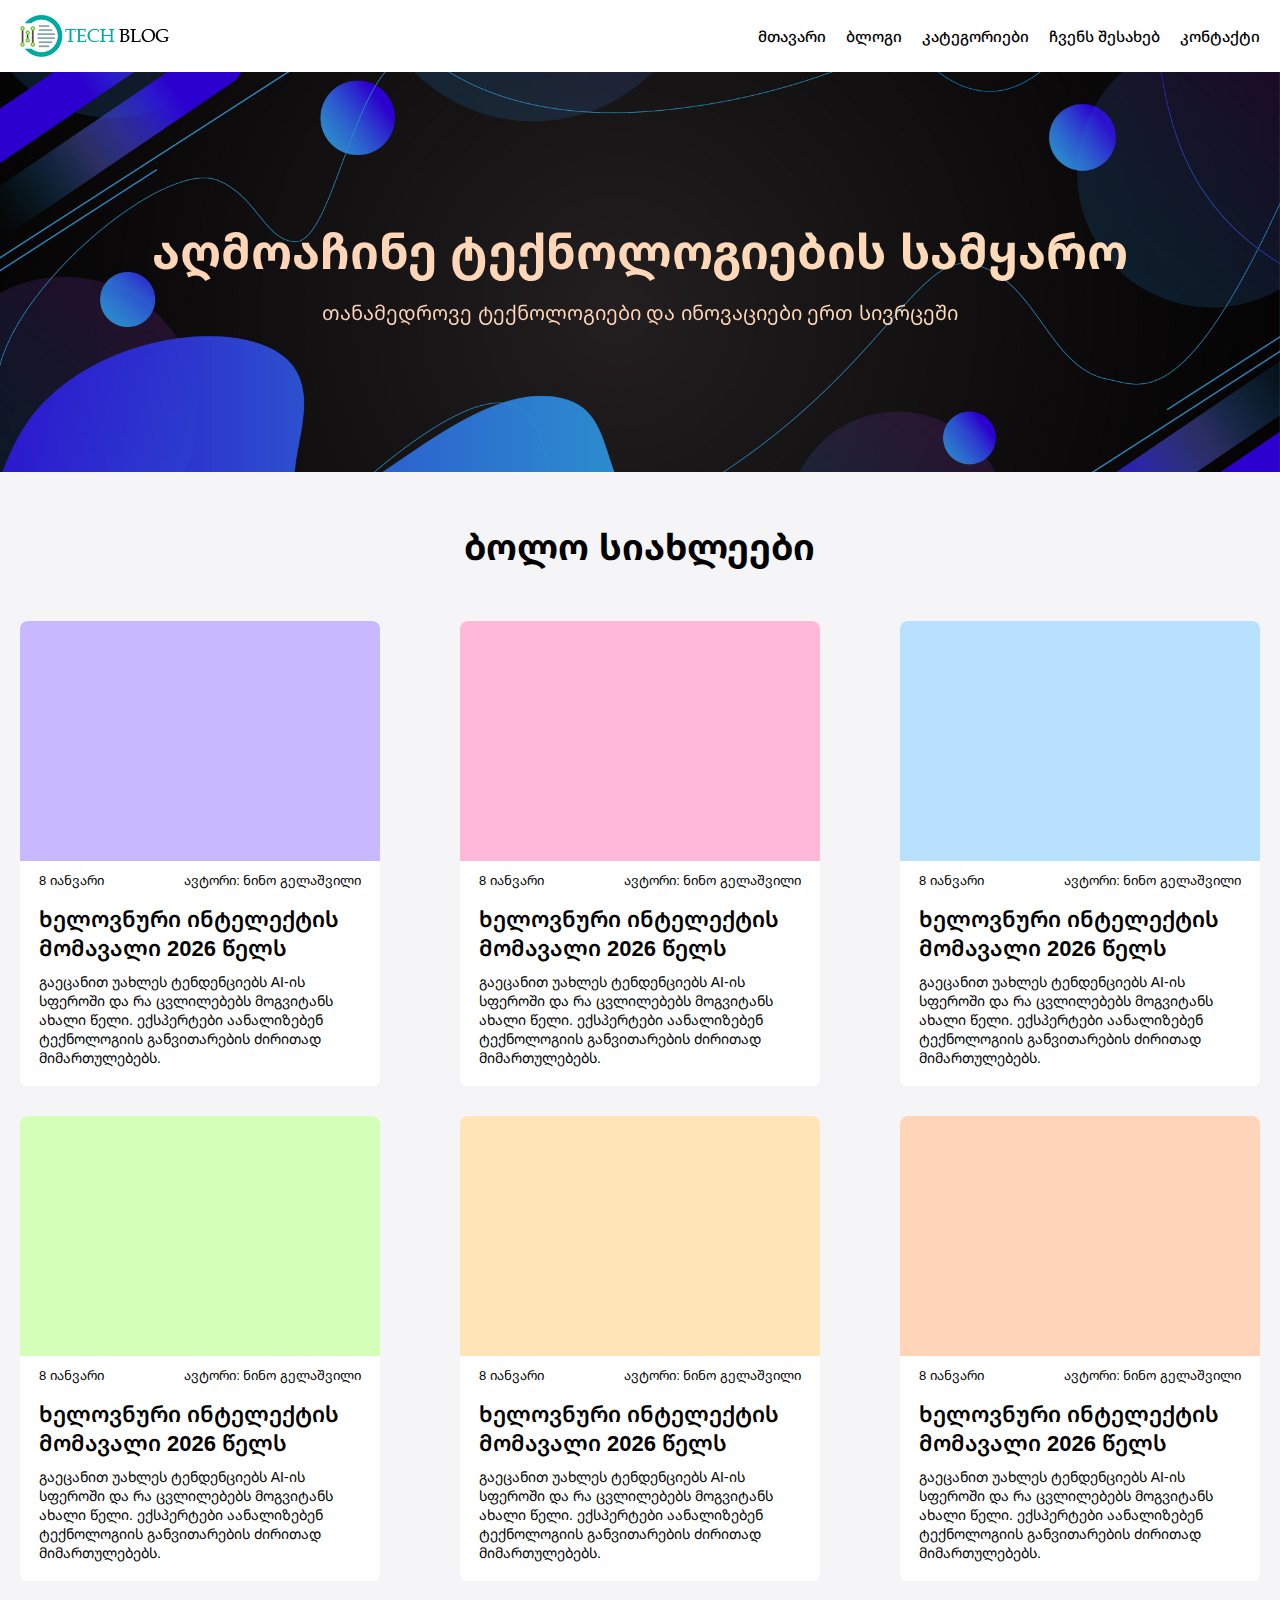
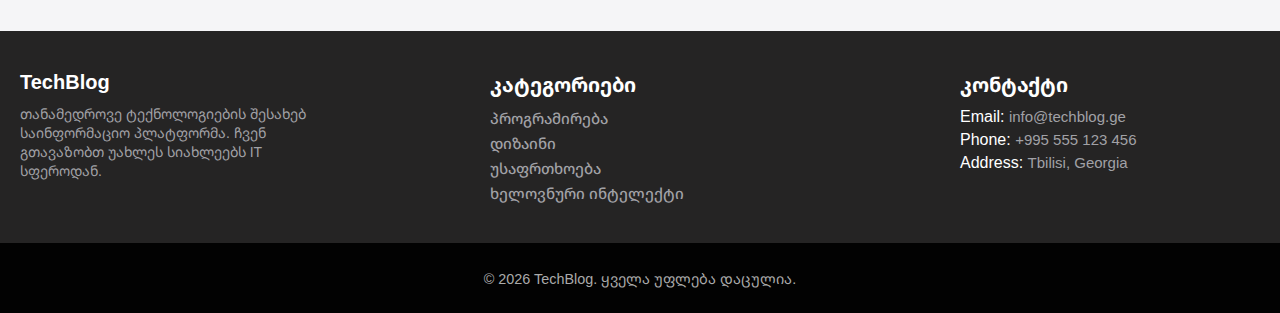
<file: homework-3/index.html>
<!DOCTYPE html>
<html lang="ka">

<head>
    <meta charset="UTF-8">
    <meta name="viewport" content="width=device-width, initial-scale=1.0">
    <meta name="author" content="Pavle Pritula">
    <link rel="apple-touch-icon" sizes="180x180" href="assets/img/favicons/apple-touch-icon.png">
    <link rel="icon" type="image/png" sizes="32x32" href="assets/img/favicons/favicon-32x32.png">
    <link rel="icon" type="image/png" sizes="16x16" href="assets/img/favicons/favicon-16x16.png">
    <link rel="manifest" href="assets/img/favicons/site.webmanifest">
    <link rel="stylesheet" href="assets/css/style.css">
    <title>TechBlog - The news from TechBlog</title>
</head>

<body>
    <header>
        <div class="header-inner">
            <div class="logo">
                <a href="#"><img src="assets/img/logo.png" alt="TechBlog Logo"></a>
            </div>
            <nav class="main-nav" aria-label="Main header navigation">
                <ul>
                    <li><a href="#">მთავარი</a></li>
                    <li><a href="#">ბლოგი</a></li>
                    <li><a href="#">კატეგორიები</a></li>
                    <li><a href="#">ჩვენს შესახებ</a></li>
                    <li><a href="#">კონტაქტი</a></li>
                </ul>
            </nav>
        </div>
    </header>
    <main>
        <section class="hero">
            <h1>აღმოაჩინე ტექნოლოგიების სამყარო</h1>
            <h2>თანამედროვე ტექნოლოგიები და ინოვაციები ერთ სივრცეში</h2>
        </section>
        <section class="content">
            <h3>ბოლო სიახლეები</h3>
            <div class="articles">
                <article>
                    <div class="article-image violett"></div>
                    <div class="article_content">
                        <div class="article-meta">
                            <time datetime="2026-01-08">8 იანვარი</time>
                            <span class="author">ავტორი: ნინო გელაშვილი</span>
                        </div>
                        <h4>ხელოვნური ინტელექტის მომავალი 2026 წელს</h4>
                        <p>გაეცანით უახლეს ტენდენციებს AI-ის სფეროში და რა ცვლილებებს მოგვიტანს ახალი წელი. ექსპერტები
                            აანალიზებენ ტექნოლოგიის განვითარების ძირითად მიმართულებებს.</p>
                    </div>
                </article>
                <article>
                    <div class="article-image pink"></div>
                    <div class="article_content">
                        <div class="article-meta">
                            <time datetime="2026-01-08">8 იანვარი</time>
                            <span class="author">ავტორი: ნინო გელაშვილი</span>
                        </div>
                        <h4>ხელოვნური ინტელექტის მომავალი 2026 წელს</h4>
                        <p>გაეცანით უახლეს ტენდენციებს AI-ის სფეროში და რა ცვლილებებს მოგვიტანს ახალი წელი. ექსპერტები
                            აანალიზებენ ტექნოლოგიის განვითარების ძირითად მიმართულებებს.</p>
                    </div>
                </article>
                <article>
                    <div class="article-image blue"></div>
                    <div class="article_content">
                        <div class="article-meta">
                            <time datetime="2026-01-08">8 იანვარი</time>
                            <span class="author">ავტორი: ნინო გელაშვილი</span>
                        </div>
                        <h4>ხელოვნური ინტელექტის მომავალი 2026 წელს</h4>
                        <p>გაეცანით უახლეს ტენდენციებს AI-ის სფეროში და რა ცვლილებებს მოგვიტანს ახალი წელი. ექსპერტები
                            აანალიზებენ ტექნოლოგიის განვითარების ძირითად მიმართულებებს.</p>
                    </div>
                </article>
                <article>
                    <div class="article-image lightlime"></div>
                    <div class="article_content">
                        <div class="article-meta">
                            <time datetime="2026-01-08">8 იანვარი</time>
                            <span class="author">ავტორი: ნინო გელაშვილი</span>
                        </div>
                        <h4>ხელოვნური ინტელექტის მომავალი 2026 წელს</h4>
                        <p>გაეცანით უახლეს ტენდენციებს AI-ის სფეროში და რა ცვლილებებს მოგვიტანს ახალი წელი. ექსპერტები
                            აანალიზებენ ტექნოლოგიის განვითარების ძირითად მიმართულებებს.</p>
                    </div>
                </article>
                <article>
                    <div class="article-image lightellow"></div>
                    <div class="article_content">
                        <div class="article-meta">
                            <time datetime="2026-01-08">8 იანვარი</time>
                            <span class="author">ავტორი: ნინო გელაშვილი</span>
                        </div>
                        <h4>ხელოვნური ინტელექტის მომავალი 2026 წელს</h4>
                        <p>გაეცანით უახლეს ტენდენციებს AI-ის სფეროში და რა ცვლილებებს მოგვიტანს ახალი წელი. ექსპერტები
                            აანალიზებენ ტექნოლოგიის განვითარების ძირითად მიმართულებებს.</p>
                    </div>
                </article>
                <article>
                    <div class="article-image lightorange"></div>
                    <div class="article_content">
                        <div class="article-meta">
                            <time datetime="2026-01-08">8 იანვარი</time>
                            <span class="author">ავტორი: ნინო გელაშვილი</span>
                        </div>
                        <h4>ხელოვნური ინტელექტის მომავალი 2026 წელს</h4>
                        <p>გაეცანით უახლეს ტენდენციებს AI-ის სფეროში და რა ცვლილებებს მოგვიტანს ახალი წელი. ექსპერტები
                            აანალიზებენ ტექნოლოგიის განვითარების ძირითად მიმართულებებს.</p>
                    </div>
                </article>
            </div>
        </section>
    </main>
    <footer>
        <div class="footer-top">
            <div class="container">
                <div class="footer-col">
                    <h4>TechBlog</h4>
                    <p>თანამედროვე ტექნოლოგიების შესახებ საინფორმაციო პლატფორმა. ჩვენ გთავაზობთ უახლეს სიახლეებს IT
                        სფეროდან.</p>
                </div>
                <div class="footer-col">
                    <h4>კატეგორიები</h4>
                    <nav class="footer-nav" aria-label="Footer navigation categories">
                        <ul>
                            <li><a href="#">პროგრამირება</a></li>
                            <li><a href="#">დიზაინი</a></li>
                            <li><a href="#">უსაფრთხოება</a></li>
                            <li><a href="#">ხელოვნური ინტელექტი</a></li>
                        </ul>
                    </nav>
                </div>
                <div class="footer-col">
                    <h4>კონტაქტი</h4>
                    <nav class="footer-nav" aria-label="Footer navigation contact information">
                        <ul>
                            <li>Email: <a href="mailto:info@techblog.ge">info@techblog.ge</a></li>
                            <li>Phone: <a href="tel:555123456">+995 555 123 456</a></li>
                            <li>Address: <a href="https://maps.app.goo.gl/znvwquxEhuEvCK127" target="_blank">Tbilisi,
                                    Georgia</a></li>
                        </ul>
                    </nav>
                </div>
            </div>
        </div>
        <div class="footer-bottom">
            <div class="container copyright">
                <p>&copy; 2026 TechBlog. ყველა უფლება დაცულია.</p>
            </div>
        </div>
    </footer>
</body>

</html>
</file>
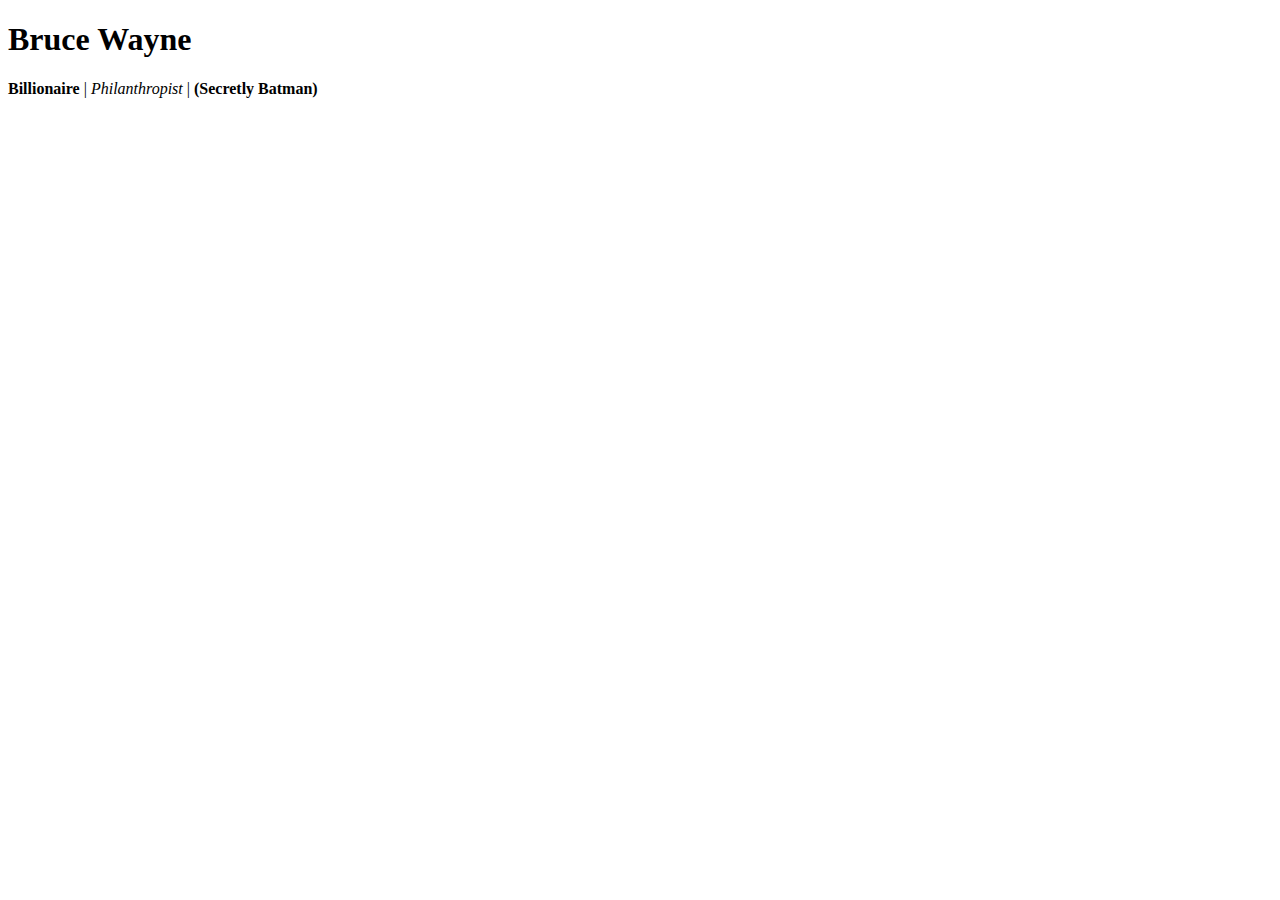
<file: homework-1/Bruce Wayne CV.html>
<!DOCTYPE html>
<html lang="en">

<head>
    <meta charset="UTF-8">
    <meta name="viewport" content="width=device-width, initial-scale=1.0">
    <title>CV - The Dark Knight</title>
</head>

<body>
    <div>
        <h1>Bruce Wayne</h1>
        <p>
            <b>Billionaire</b> | <i>Philanthropist</i> | <strong>(Secretly Batman)</strong>
        </p>
    </div>
</body>

</html>
</file>
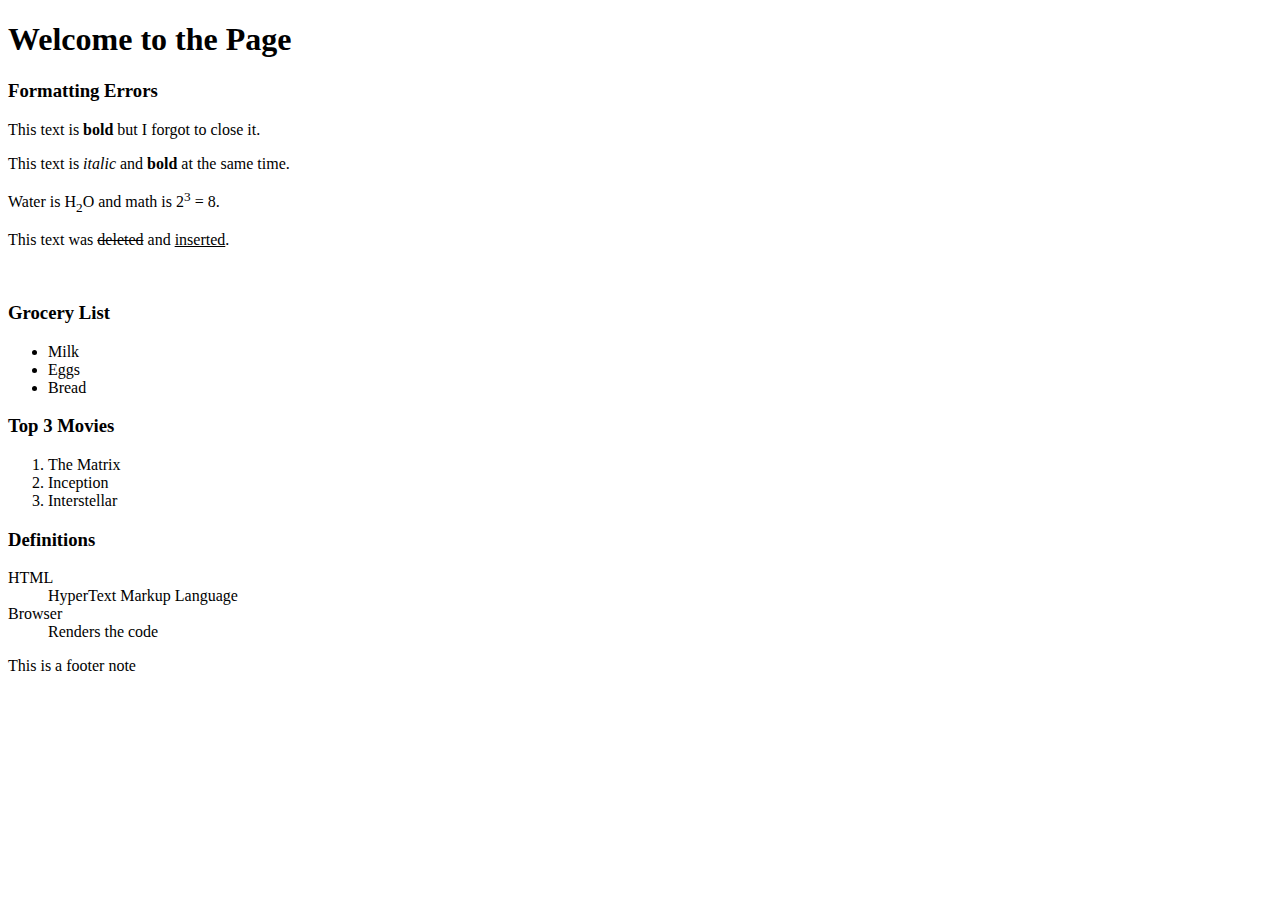
<file: homework-1/Debugging.html>
<!DOCTYPE html>
<html lang="en">

<head>
    <meta charset="UTF-8">
    <meta name="viewport" content="width=device-width, initial-scale=1.0">
    <title>No Attributes Challenge</title>
</head>

<body>
    <h1>Welcome to the Page</h1>
    <div>
        <h3>Formatting Errors</h3>
        <p>This text is <b>bold</b> but I forgot to close it.</p>
        <p>This text is <i>italic</i> and <strong>bold</strong> at the same time.</p>
        <p>Water is H<sub>2</sub>O and math is 2<sup>3</sup> = 8.</p>
        <p>This text was <del>deleted</del> and <ins>inserted</ins>.</p>
        <br>
    </div>
    <h3>Grocery List</h3>
    <ul>
        <li>Milk</li>
        <li>Eggs</li>
        <li>Bread</li>
    </ul>
    <h3>Top 3 Movies</h3>
    <ol>
        <li>The Matrix</li>
        <li>Inception</li>
        <li>Interstellar</li>
    </ol>
    <h3>Definitions</h3>
    <dl>
        <dt>HTML</dt>
        <dd>HyperText Markup Language</dd>
        <dt>Browser</dt>
        <dd>Renders the code</dd>
    </dl>
    <div>
        <span>This is a footer note</span>
    </div>
</body>

</html>
</file>
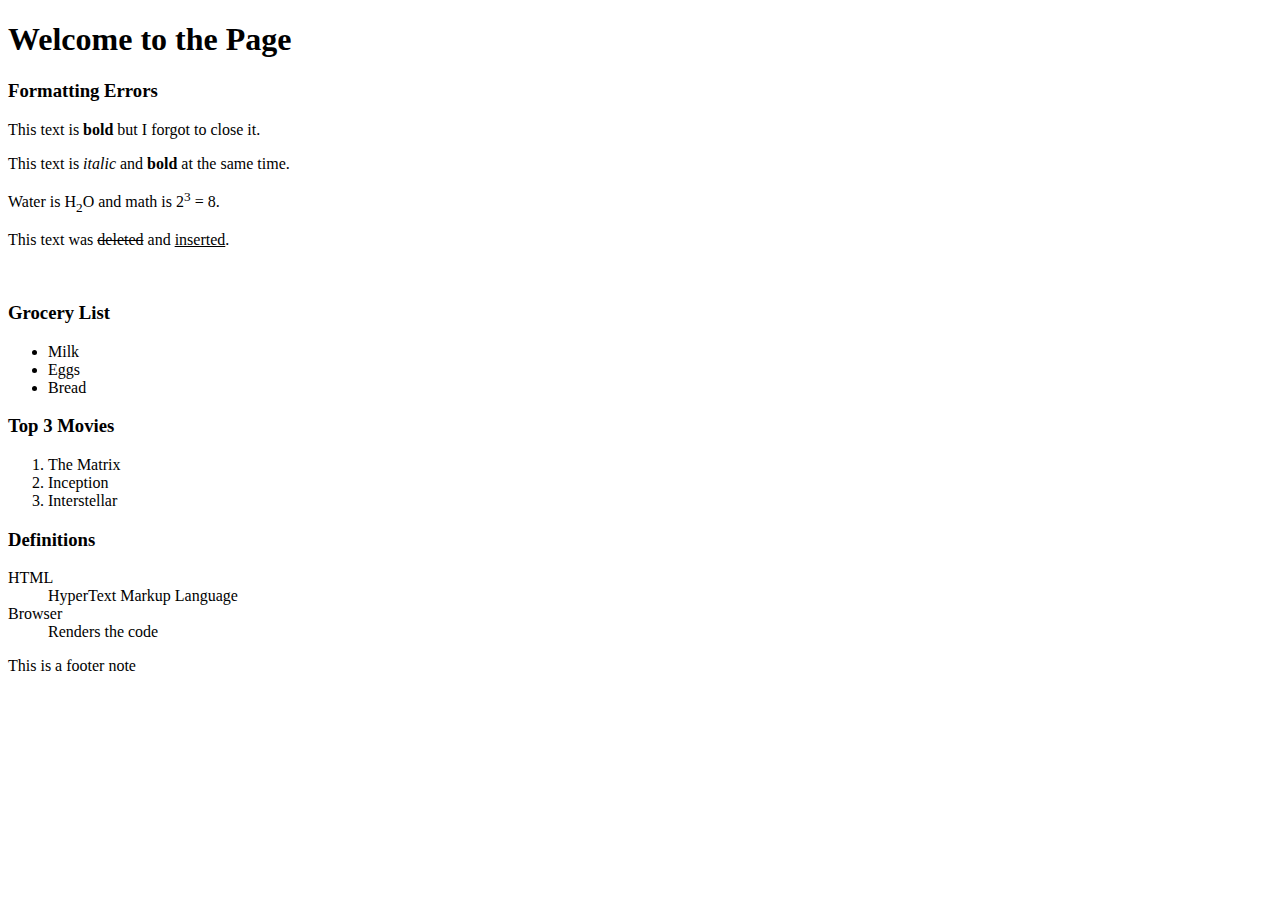
<file: homework-1/Debugging_ver_2.html>
<!DOCTYPE html>
<html lang="en">

<head>
    <title>No Attributes Challenge</title>
</head>

<body>
    <h1>Welcome to the Page</h1>
    <div>
        <h3>Formatting Errors</h3>
        <p>This text is <b>bold</b> but I forgot to close it.</p>
        <p>This text is <i>italic</i> and <strong>bold</strong> at the same time.</p>
        <p>Water is H<sub>2</sub>O and math is 2<sup>3</sup> = 8.</p>
        <p>This text was <del>deleted</del> and <ins>inserted</ins>.</p>
        <br>
    </div>
    <h3>Grocery List</h3>
    <ul>
        <li>Milk</li>
        <li>Eggs</li>
        <li>Bread</li>
    </ul>
    <h3>Top 3 Movies</h3>
    <ol>
        <li>The Matrix</li>
        <li>Inception</li>
        <li>Interstellar</li>
    </ol>
    <h3>Definitions</h3>
    <dl>
        <dt>HTML</dt>
        <dd>HyperText Markup Language</dd>
        <dt>Browser</dt>
        <dd>Renders the code</dd>
    </dl>
    <div>
        <span>This is a footer note</span>
    </div>
</body>

</html>
</file>
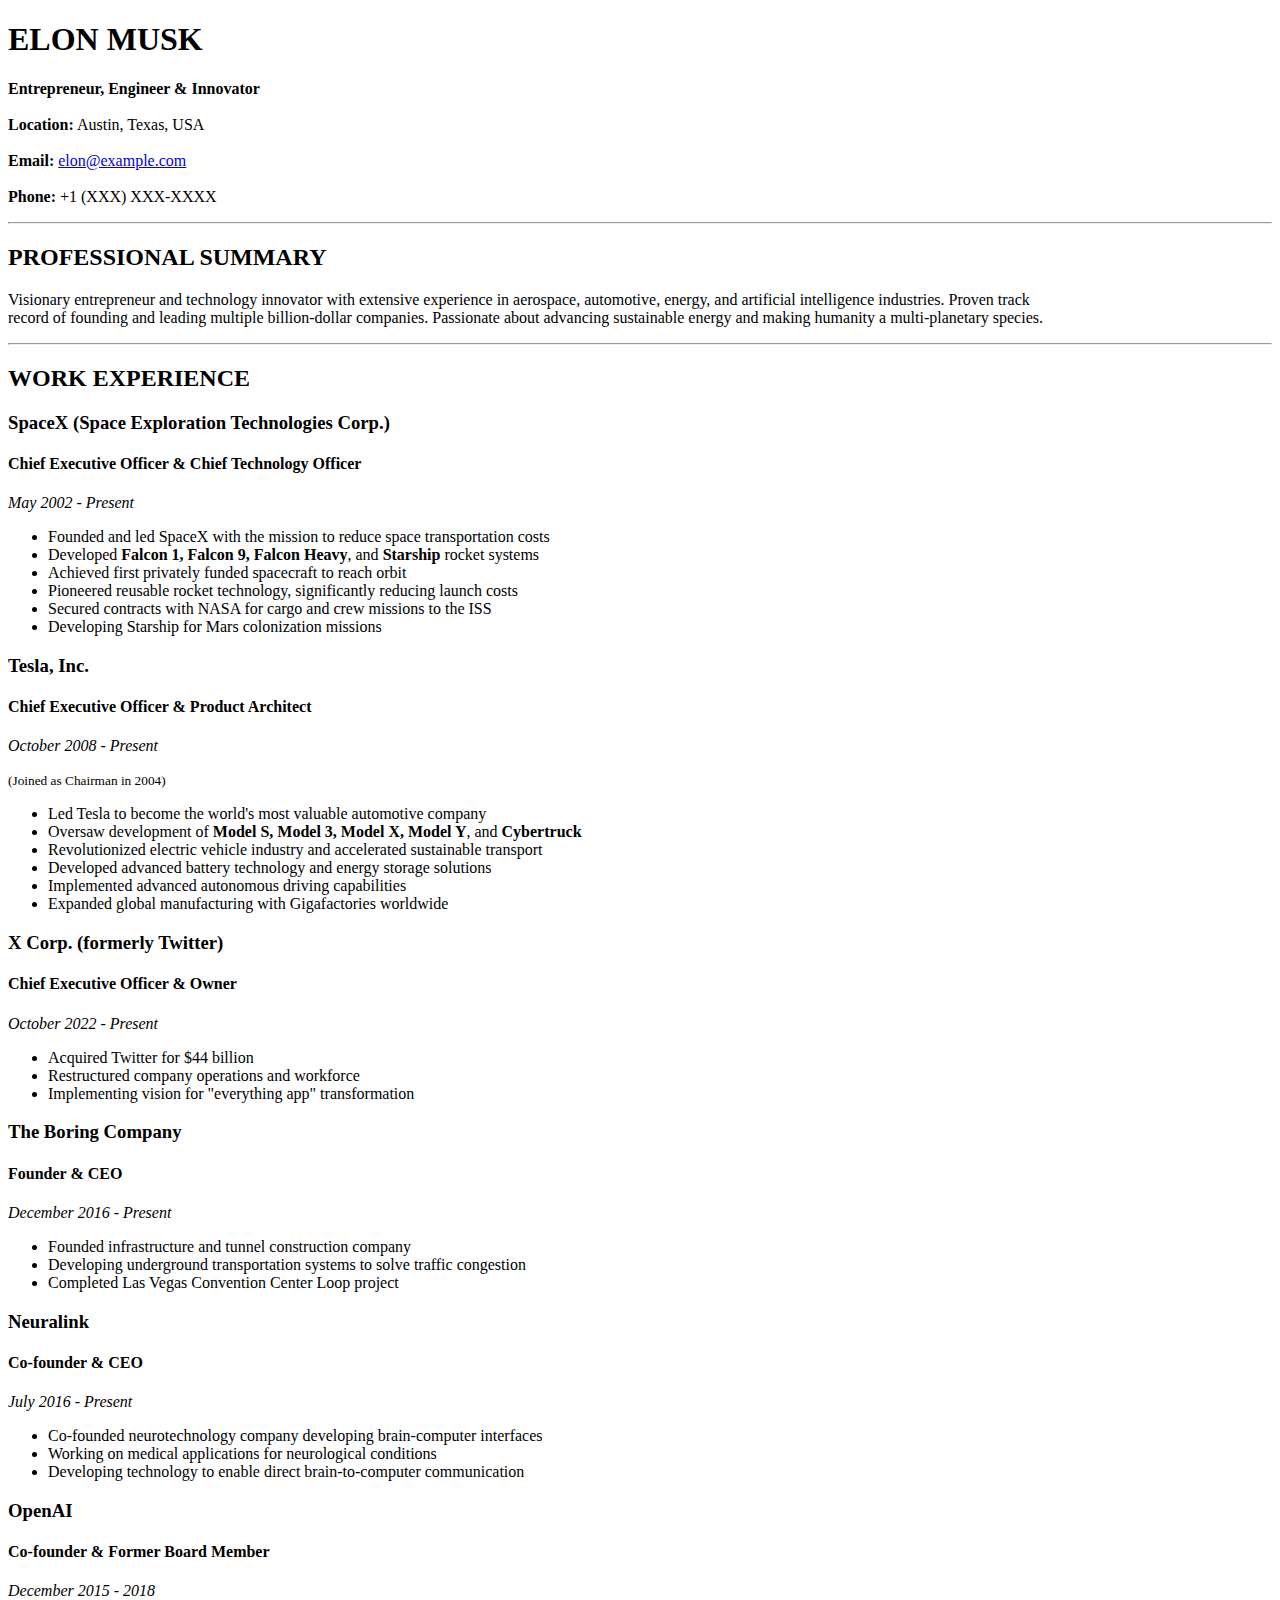
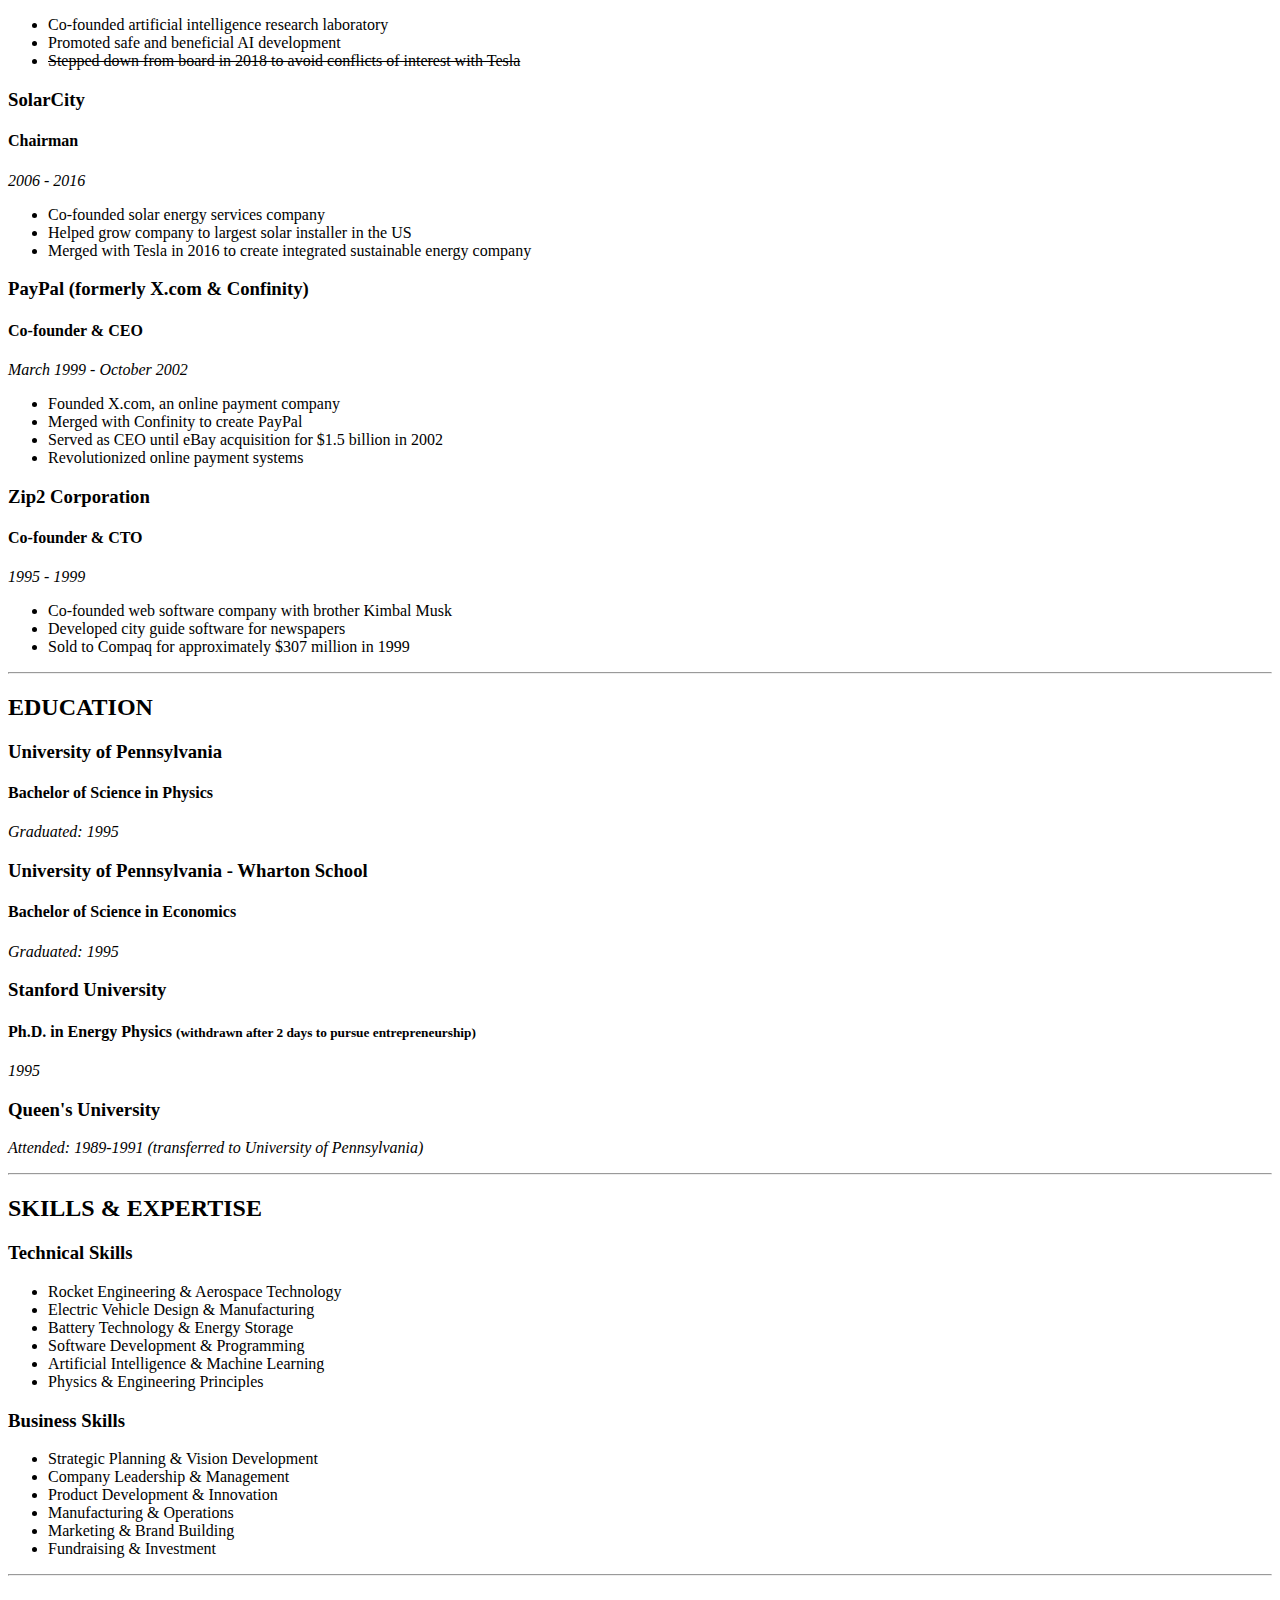
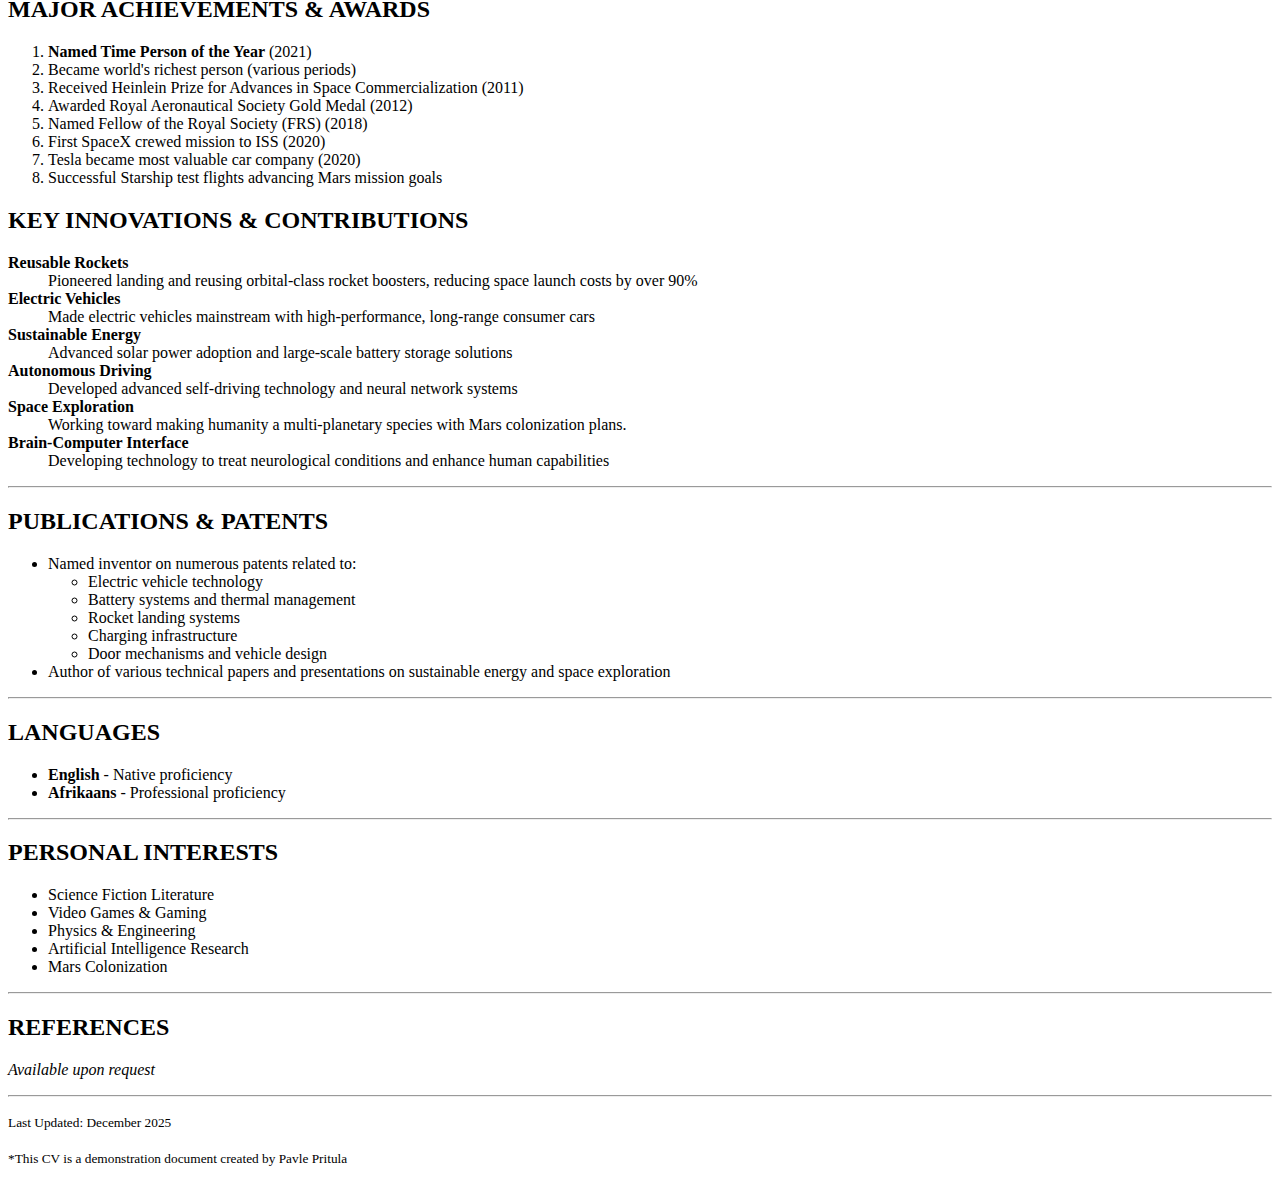
<file: homework-1/Elon Musk.html>
<!DOCTYPE html>
<html lang="en">

<head>
    <meta charset="UTF-8">
    <meta name="viewport" content="width=device-width, initial-scale=1.0">
    <title>Elon Musk CV</title>
</head>

<body>
    <h1>ELON MUSK</h1>
    <p>
        <b>Entrepreneur, Engineer & Innovator</b><br /><br />
        <b>Location:</b> Austin, Texas, USA<br /><br />
        <b>Email:</b> <a href="mailto:elon@example.com">elon@example.com</a><br /><br />
        <b>Phone:</b> +1 (XXX) XXX-XXXX
    </p>
    <hr>
    <h2><b>PROFESSIONAL SUMMARY</b></h2>
    <p>Visionary entrepreneur and technology innovator with extensive experience in aerospace, automotive,
        energy, and artificial intelligence industries. Proven track <br /> record of founding and leading multiple
        billion-dollar companies. Passionate about advancing sustainable energy and making humanity a
        multi-planetary species.
    </p>
    <hr>
    <h2><b>WORK EXPERIENCE</b></h2>
    <h3>SpaceX (Space Exploration Technologies Corp.)</h3>
    <h4>Chief Executive Officer & Chief Technology Officer</h4>
    <p><i>May 2002 - Present</i></p>
    <ul>
        <li>Founded and led SpaceX with the mission to reduce space transportation costs</li>
        <li>Developed <b>Falcon 1, Falcon 9, Falcon Heavy</b>, and <b>Starship</b> rocket systems</li>
        <li>Achieved first privately funded spacecraft to reach orbit</li>
        <li>Pioneered reusable rocket technology, significantly reducing launch costs</li>
        <li>Secured contracts with NASA for cargo and crew missions to the ISS</li>
        <li>Developing Starship for Mars colonization missions</li>
    </ul>
    <h3>Tesla, Inc.</h3>
    <h4>Chief Executive Officer & Product Architect</h4>
    <p><i>October 2008 - Present</i></p>
    <small>(Joined as Chairman in 2004)</small>
    <ul>
        <li>Led Tesla to become the world's most valuable automotive company</li>
        <li>Oversaw development of <b>Model S, Model 3, Model X, Model Y</b>, and <b>Cybertruck</b></li>
        <li>Revolutionized electric vehicle industry and accelerated sustainable transport</li>
        <li>Developed advanced battery technology and energy storage solutions</li>
        <li>Implemented advanced autonomous driving capabilities</li>
        <li>Expanded global manufacturing with Gigafactories worldwide</li>
    </ul>
    <h3>X Corp. (formerly Twitter)</h3>
    <h4>Chief Executive Officer & Owner</h4>
    <p><i>October 2022 - Present</i></p>
    <ul>
        <li>Acquired Twitter for $44 billion</li>
        <li>Restructured company operations and workforce</li>
        <li>Implementing vision for "everything app" transformation</li>
    </ul>
    <h3>The Boring Company</h3>
    <h4>Founder & CEO</h4>
    <p><i>December 2016 - Present</i></p>
    <ul>
        <li>Founded infrastructure and tunnel construction company</li>
        <li>Developing underground transportation systems to solve traffic congestion</li>
        <li>Completed Las Vegas Convention Center Loop project</li>
    </ul>
    <h3>Neuralink</h3>
    <h4>Co-founder & CEO</h4>
    <p><i>July 2016 - Present</i></p>
    <ul>
        <li>Co-founded neurotechnology company developing brain-computer interfaces</li>
        <li>Working on medical applications for neurological conditions</li>
        <li>Developing technology to enable direct brain-to-computer communication</li>
    </ul>
    <h3>OpenAI</h3>
    <h4>Co-founder & Former Board Member</h4>
    <p><i>December 2015 - 2018</i></p>
    <ul>
        <li>Co-founded artificial intelligence research laboratory</li>
        <li>Promoted safe and beneficial AI development</li>
        <li><del>Stepped down from board in 2018 to avoid conflicts of interest with Tesla</del></li>
    </ul>
    <h3>SolarCity</h3>
    <h4>Chairman</h4>
    <p><i>2006 - 2016</i></p>
    <ul>
        <li>Co-founded solar energy services company</li>
        <li>Helped grow company to largest solar installer in the US</li>
        <li>Merged with Tesla in 2016 to create integrated sustainable energy company</li>
    </ul>
    <h3>PayPal (formerly X.com & Confinity)</h3>
    <h4>Co-founder & CEO</h4>
    <p><i>March 1999 - October 2002</i></p>
    <ul>
        <li>Founded X.com, an online payment company</li>
        <li>Merged with Confinity to create PayPal</li>
        <li>Served as CEO until eBay acquisition for $1.5 billion in 2002</li>
        <li>Revolutionized online payment systems</li>
    </ul>
    <h3>Zip2 Corporation</h3>
    <h4>Co-founder & CTO</h4>
    <p><i>1995 - 1999</i></p>
    <ul>
        <li>Co-founded web software company with brother Kimbal Musk</li>
        <li>Developed city guide software for newspapers</li>
        <li>Sold to Compaq for approximately $307 million in 1999</li>
    </ul>
    <hr>
    <h2>EDUCATION</h2>
    <h3>University of Pennsylvania</h3>
    <h4>Bachelor of Science in Physics</h4>
    <p><i>Graduated: 1995</i></p>
    <h3>University of Pennsylvania - Wharton School</h3>
    <h4>Bachelor of Science in Economics</h4>
    <p><i>Graduated: 1995</i></p>
    <h3>Stanford University</h3>
    <h4>Ph.D. in Energy Physics <small>(withdrawn after 2 days to pursue entrepreneurship)</small></h4>
    <p><i>1995</i></p>
    <h3>Queen's University</h3>
    <p><i>Attended: 1989-1991 (transferred to University of Pennsylvania)</i></p>
    <hr>
    <h2>SKILLS & EXPERTISE</h2>
    <h3>Technical Skills</h3>
    <ul>
        <li>Rocket Engineering & Aerospace Technology</li>
        <li>Electric Vehicle Design & Manufacturing</li>
        <li>Battery Technology & Energy Storage</li>
        <li>Software Development & Programming</li>
        <li>Artificial Intelligence & Machine Learning</li>
        <li>Physics & Engineering Principles</li>
    </ul>
    <h3>Business Skills</h3>
    <ul>
        <li>Strategic Planning & Vision Development</li>
        <li>Company Leadership & Management</li>
        <li>Product Development & Innovation</li>
        <li>Manufacturing & Operations</li>
        <li>Marketing & Brand Building</li>
        <li>Fundraising & Investment</li>
    </ul>
    <hr>
    <h2>MAJOR ACHIEVEMENTS & AWARDS</h2>
    <ol>
        <li><b>Named Time Person of the Year</b> (2021)</li>
        <li>Became world's richest person (various periods)</li>
        <li>Received Heinlein Prize for Advances in Space Commercialization (2011)</li>
        <li>Awarded Royal Aeronautical Society Gold Medal (2012)</li>
        <li>Named Fellow of the Royal Society (FRS) (2018)</li>
        <li>First SpaceX crewed mission to ISS (2020)</li>
        <li>Tesla became most valuable car company (2020)</li>
        <li>Successful Starship test flights advancing Mars mission goals</li>
    </ol>
    <h2>KEY INNOVATIONS & CONTRIBUTIONS</h2>
    <dl>
        <dt><b>Reusable Rockets</b></dt>
        <dd>Pioneered landing and reusing orbital-class rocket boosters, reducing space launch costs by over 90%</dd>
        <dt><b>Electric Vehicles</b></dt>
        <dd>Made electric vehicles mainstream with high-performance, long-range consumer cars</dd>
        <dt><b>Sustainable Energy</b></dt>
        <dd>Advanced solar power adoption and large-scale battery storage solutions</dd>
        <dt><b>Autonomous Driving</b></dt>
        <dd>Developed advanced self-driving technology and neural network systems</dd>
        <dt><b>Space Exploration</b></dt>
        <dd>Working toward making humanity a multi-planetary species with Mars colonization plans.</dd>
        <dt><b>Brain-Computer Interface</b></dt>
        <dd>Developing technology to treat neurological conditions and enhance human capabilities</dd>
    </dl>
    <hr>
    <h2>PUBLICATIONS & PATENTS</h2>
    <ul>
        <li>Named inventor on numerous patents related to:
            <ul>
                <li>Electric vehicle technology</li>
                <li>Battery systems and thermal management</li>
                <li>Rocket landing systems</li>
                <li>Charging infrastructure</li>
                <li>Door mechanisms and vehicle design</li>
            </ul>
        </li>
        <li>Author of various technical papers and presentations on sustainable energy and space exploration</li>
    </ul>
    <hr>
    <h2>LANGUAGES</h2>
    <ul>
        <li><b>English</b> - Native proficiency</li>
        <li><b>Afrikaans</b> - Professional proficiency</li>
    </ul>
    <hr>
    <h2>PERSONAL INTERESTS</h2>
    <ul>
        <li>Science Fiction Literature</li>
        <li>Video Games & Gaming</li>
        <li>Physics & Engineering</li>
        <li>Artificial Intelligence Research</li>
        <li>Mars Colonization</li>
    </ul>
    <hr>
    <h2>REFERENCES</h2>
    <p><i>Available upon request</i></p>
    <hr>
    <p><small>Last Updated: December 2025</small> <br /><br /> <small>*This CV is a demonstration document created by
            Pavle Pritula</small></p>
</body>

</html>
</file>
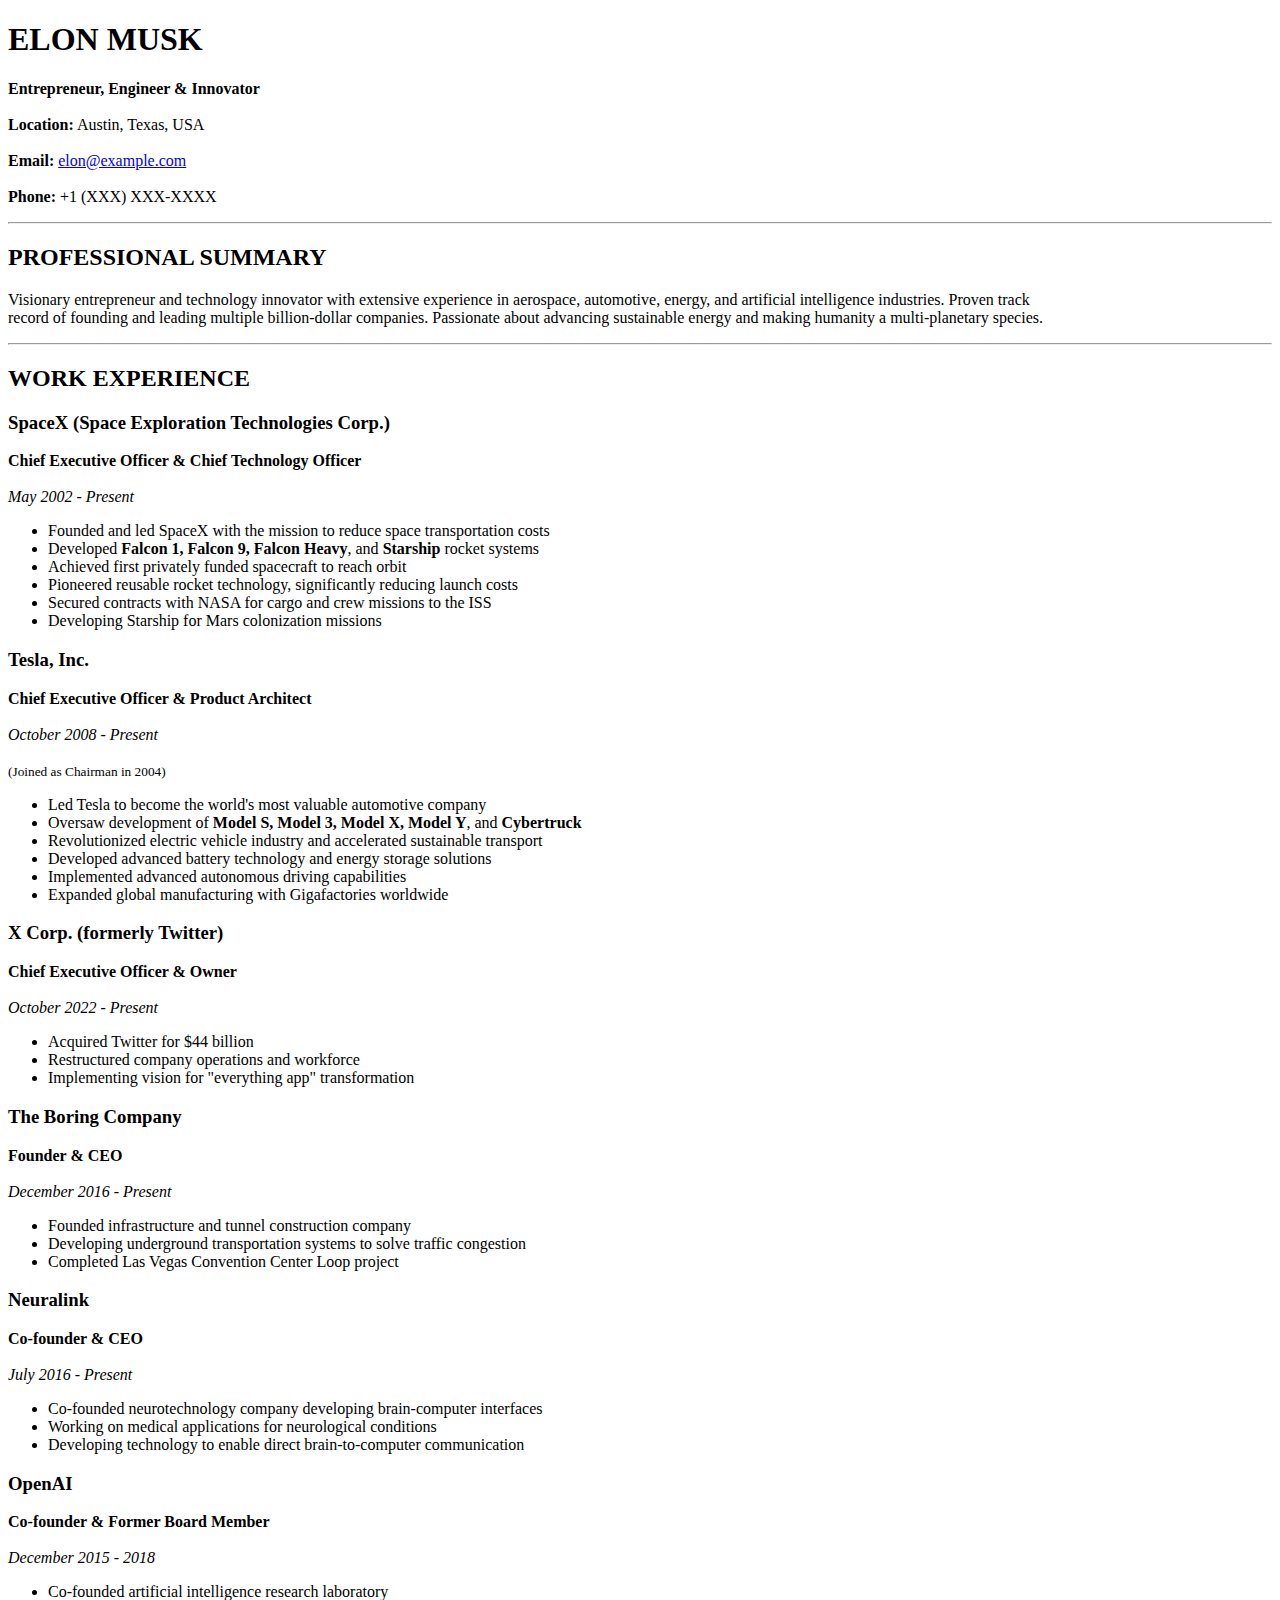
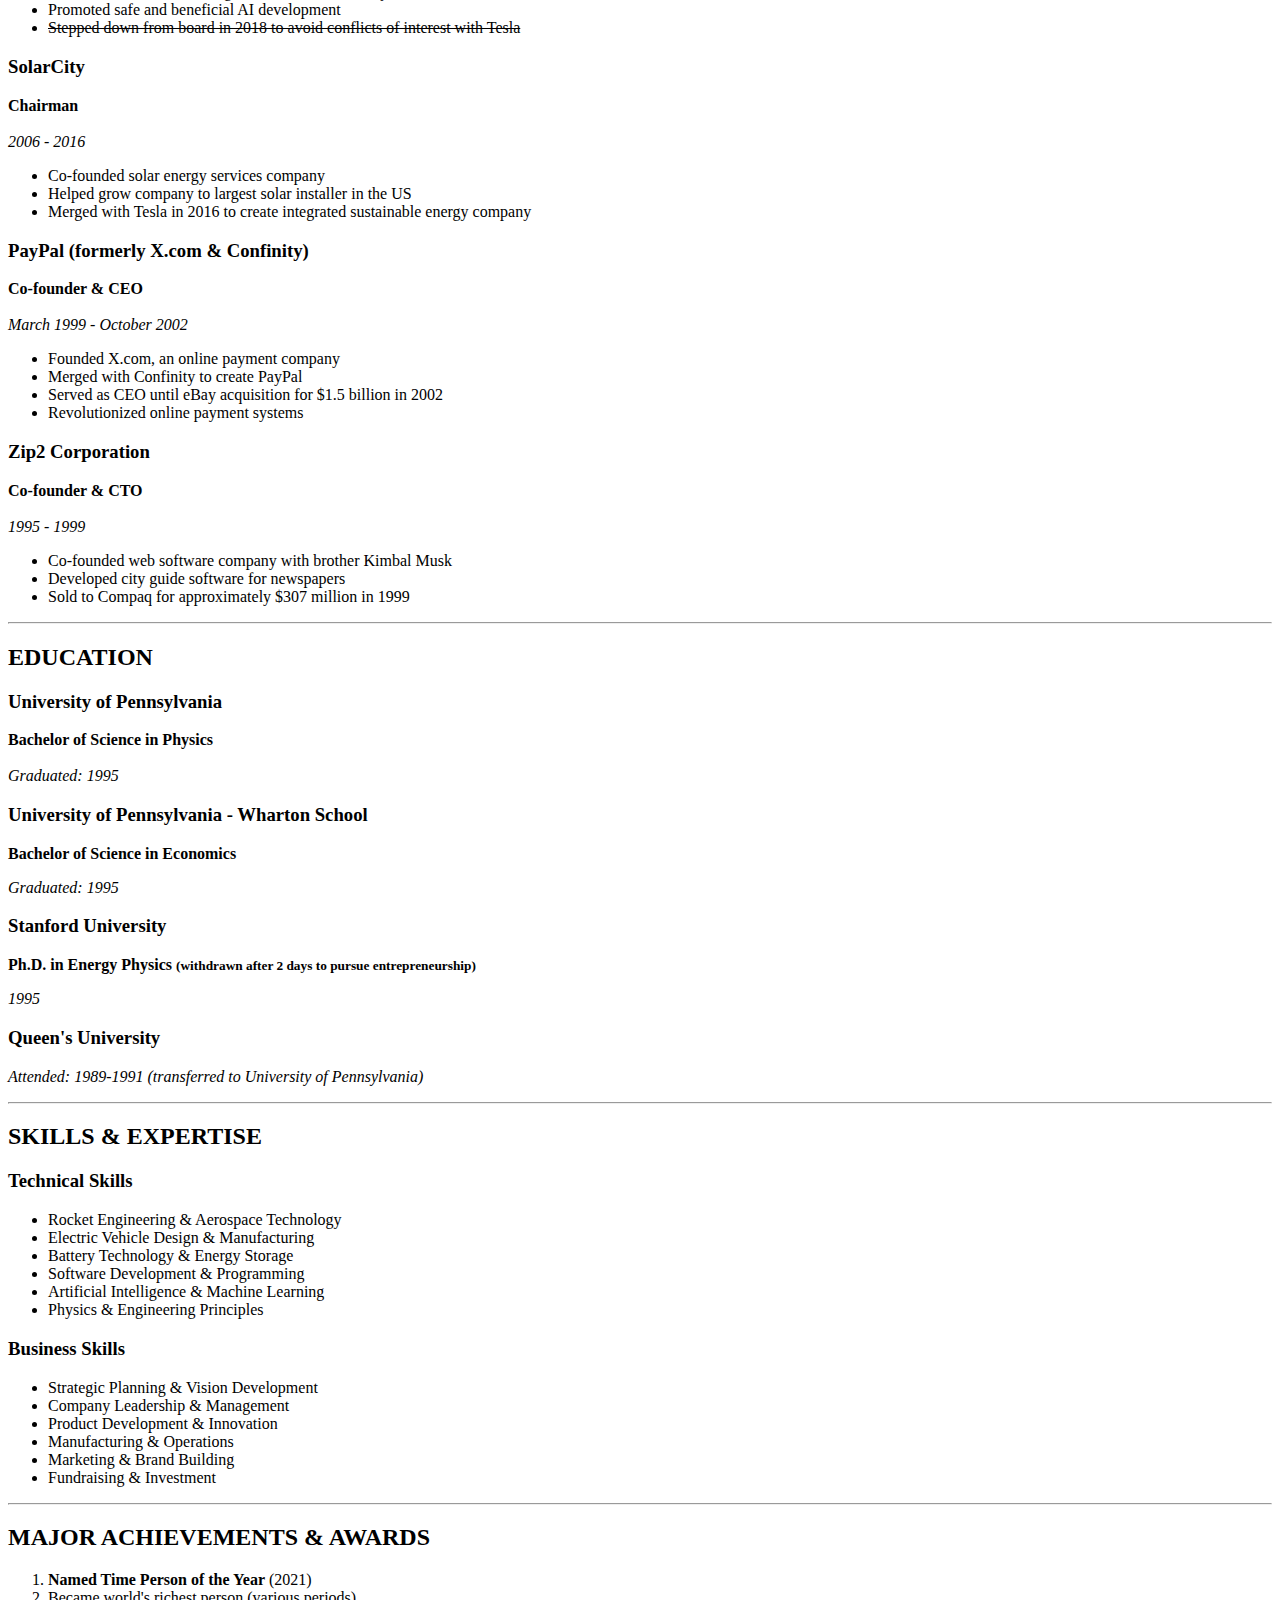
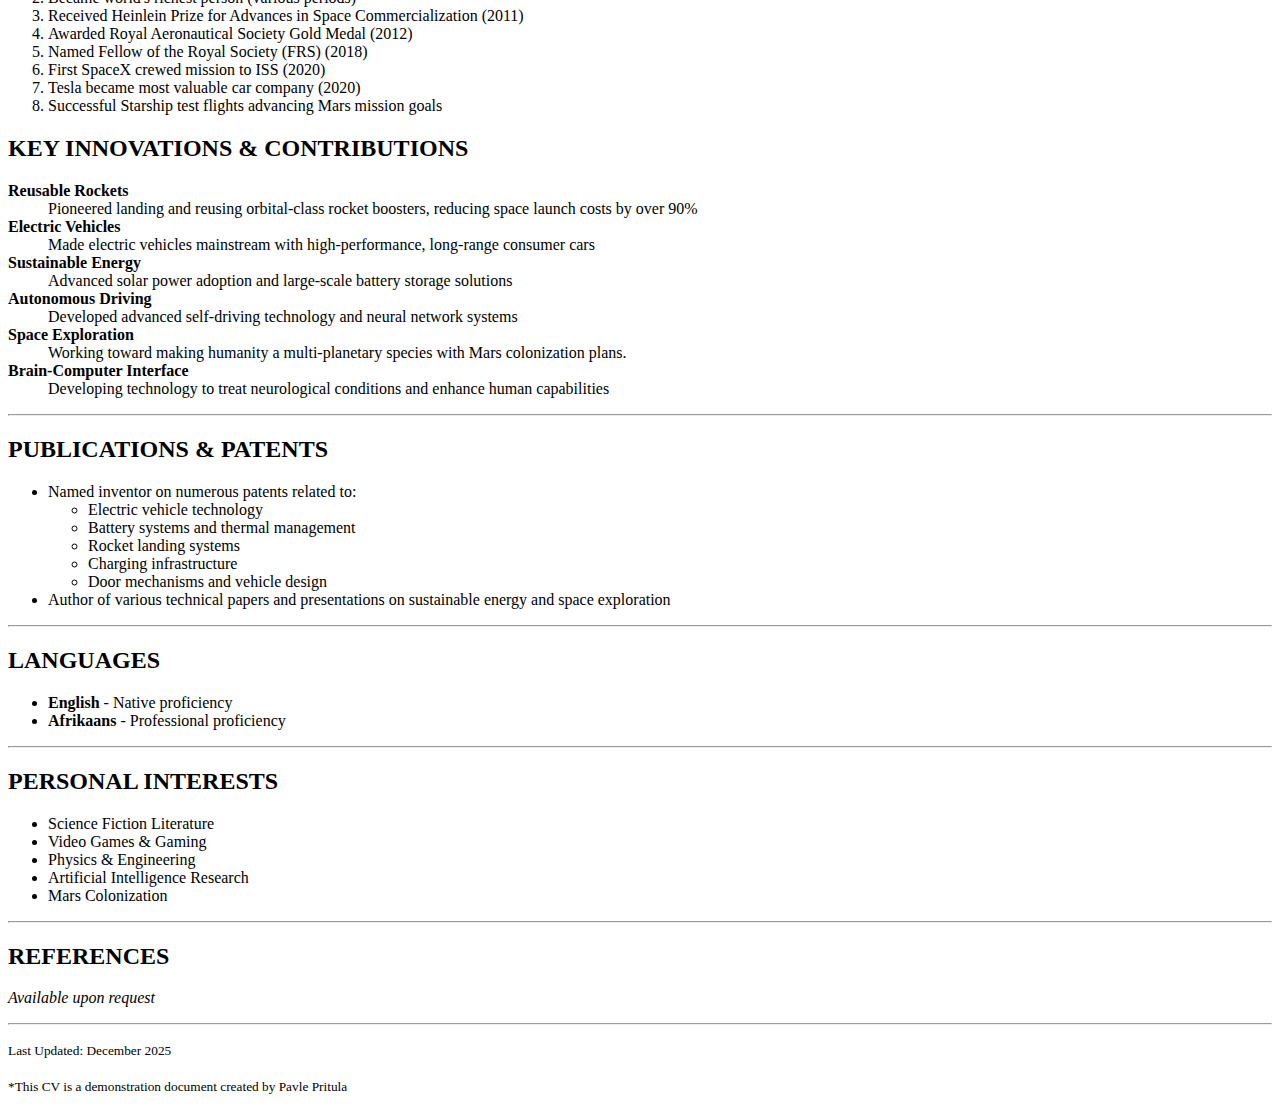
<file: homework-1/Elon Musk_ver_2.html>
<!DOCTYPE html>
<html lang="en">

<head>
    <meta charset="UTF-8">
    <meta name="viewport" content="width=device-width, initial-scale=1.0">
    <title>Elon Musk CV, VER: 2.0</title>
</head>

<body>
    <h1>ELON MUSK</h1>
    <p>
        <b>Entrepreneur, Engineer & Innovator</b><br /><br />
        <b>Location:</b> Austin, Texas, USA<br /><br />
        <b>Email:</b> <a href="mailto:elon@example.com">elon@example.com</a><br /><br />
        <b>Phone:</b> +1 (XXX) XXX-XXXX
    </p>
    <hr>
    <h2><b>PROFESSIONAL SUMMARY</b></h2>
    <p>Visionary entrepreneur and technology innovator with extensive experience in aerospace, automotive,
        energy, and artificial intelligence industries. Proven track <br /> record of founding and leading multiple
        billion-dollar companies. Passionate about advancing sustainable energy and making humanity a
        multi-planetary species.
    </p>
    <hr>
    <h2><b>WORK EXPERIENCE</b></h2>
    <h3>SpaceX (Space Exploration Technologies Corp.)</h3>
    <p><b>Chief Executive Officer & Chief Technology Officer</b> <br /><br /> <i>May 2002 - Present</i></p>
    <ul>
        <li>Founded and led SpaceX with the mission to reduce space transportation costs</li>
        <li>Developed <b>Falcon 1, Falcon 9, Falcon Heavy</b>, and <b>Starship</b> rocket systems</li>
        <li>Achieved first privately funded spacecraft to reach orbit</li>
        <li>Pioneered reusable rocket technology, significantly reducing launch costs</li>
        <li>Secured contracts with NASA for cargo and crew missions to the ISS</li>
        <li>Developing Starship for Mars colonization missions</li>
    </ul>

    <h3>Tesla, Inc.</h3>
    <p><b>Chief Executive Officer & Product Architect</b> <br /><br /> <i>October 2008 - Present</i><br /><br />
        <small>(Joined as Chairman in 2004)</small>
    </p>
    <ul>
        <li>Led Tesla to become the world's most valuable automotive company</li>
        <li>Oversaw development of <b>Model S, Model 3, Model X, Model Y</b>, and <b>Cybertruck</b></li>
        <li>Revolutionized electric vehicle industry and accelerated sustainable transport</li>
        <li>Developed advanced battery technology and energy storage solutions</li>
        <li>Implemented advanced autonomous driving capabilities</li>
        <li>Expanded global manufacturing with Gigafactories worldwide</li>
    </ul>

    <h3>X Corp. (formerly Twitter)</h3>
    <p><b>Chief Executive Officer & Owner</b> <br /> <br /> <i>October 2022 - Present</i></p>
    <ul>
        <li>Acquired Twitter for $44 billion</li>
        <li>Restructured company operations and workforce</li>
        <li>Implementing vision for "everything app" transformation</li>
    </ul>

    <h3>The Boring Company</h3>
    <p><b>Founder & CEO </b> <br /><br /> <i>December 2016 - Present</i></p>
    <ul>
        <li>Founded infrastructure and tunnel construction company</li>
        <li>Developing underground transportation systems to solve traffic congestion</li>
        <li>Completed Las Vegas Convention Center Loop project</li>
    </ul>

    <h3>Neuralink</h3>
    <p><b>Co-founder & CEO</b> <br /> <br /> <i>July 2016 - Present</i></p>
    <ul>
        <li>Co-founded neurotechnology company developing brain-computer interfaces</li>
        <li>Working on medical applications for neurological conditions</li>
        <li>Developing technology to enable direct brain-to-computer communication</li>
    </ul>

    <h3>OpenAI</h3>
    <p><b>Co-founder & Former Board Member</b> <br /> <br /> <i>December 2015 - 2018</i></p>
    <ul>
        <li>Co-founded artificial intelligence research laboratory</li>
        <li>Promoted safe and beneficial AI development</li>
        <li><del>Stepped down from board in 2018 to avoid conflicts of interest with Tesla</del></li>
    </ul>

    <h3>SolarCity</h3>
    <p><b>Chairman</b> <br /> <br /> <i>2006 - 2016</i></p>
    <ul>
        <li>Co-founded solar energy services company</li>
        <li>Helped grow company to largest solar installer in the US</li>
        <li>Merged with Tesla in 2016 to create integrated sustainable energy company</li>
    </ul>

    <h3>PayPal (formerly X.com & Confinity)</h3>
    <p><b>Co-founder & CEO</b> <br /><br /> <i>March 1999 - October 2002</i></p>
    <ul>
        <li>Founded X.com, an online payment company</li>
        <li>Merged with Confinity to create PayPal</li>
        <li>Served as CEO until eBay acquisition for $1.5 billion in 2002</li>
        <li>Revolutionized online payment systems</li>
    </ul>

    <h3>Zip2 Corporation</h3>
    <p><b>Co-founder & CTO</b> <br /><br /> <i>1995 - 1999</i></p>
    <ul>
        <li>Co-founded web software company with brother Kimbal Musk</li>
        <li>Developed city guide software for newspapers</li>
        <li>Sold to Compaq for approximately $307 million in 1999</li>
    </ul>
    <hr>

    <h2>EDUCATION</h2>

    <h3>University of Pennsylvania</h3>
    <p><b>Bachelor of Science in Physics</b> <br /> <br /> <i>Graduated: 1995</i></p>

    <h3>University of Pennsylvania - Wharton School</h3>
    <p><b>Bachelor of Science in Economics</b> <br />
    <p><i>Graduated: 1995</i></p>

    <h3>Stanford University</h3>
    <p><b>Ph.D. in Energy Physics <small>(withdrawn after 2 days to pursue entrepreneurship)</small></b> <br />
    <p><i>1995</i></p>

    <h3>Queen's University</h3>
    <p><i>Attended: 1989-1991 (transferred to University of Pennsylvania)</i></p>

    <hr>

    <h2>SKILLS & EXPERTISE</h2>

    <h3>Technical Skills</h3>
    <ul>
        <li>Rocket Engineering & Aerospace Technology</li>
        <li>Electric Vehicle Design & Manufacturing</li>
        <li>Battery Technology & Energy Storage</li>
        <li>Software Development & Programming</li>
        <li>Artificial Intelligence & Machine Learning</li>
        <li>Physics & Engineering Principles</li>
    </ul>
    <h3>Business Skills</h3>
    <ul>
        <li>Strategic Planning & Vision Development</li>
        <li>Company Leadership & Management</li>
        <li>Product Development & Innovation</li>
        <li>Manufacturing & Operations</li>
        <li>Marketing & Brand Building</li>
        <li>Fundraising & Investment</li>
    </ul>
    <hr>
    <h2>MAJOR ACHIEVEMENTS & AWARDS</h2>
    <ol>
        <li><b>Named Time Person of the Year</b> (2021)</li>
        <li>Became world's richest person (various periods)</li>
        <li>Received Heinlein Prize for Advances in Space Commercialization (2011)</li>
        <li>Awarded Royal Aeronautical Society Gold Medal (2012)</li>
        <li>Named Fellow of the Royal Society (FRS) (2018)</li>
        <li>First SpaceX crewed mission to ISS (2020)</li>
        <li>Tesla became most valuable car company (2020)</li>
        <li>Successful Starship test flights advancing Mars mission goals</li>
    </ol>
    <h2>KEY INNOVATIONS & CONTRIBUTIONS</h2>
    <dl>
        <dt><b>Reusable Rockets</b></dt>
        <dd>Pioneered landing and reusing orbital-class rocket boosters, reducing space launch costs by over 90%</dd>
        <dt><b>Electric Vehicles</b></dt>
        <dd>Made electric vehicles mainstream with high-performance, long-range consumer cars</dd>
        <dt><b>Sustainable Energy</b></dt>
        <dd>Advanced solar power adoption and large-scale battery storage solutions</dd>
        <dt><b>Autonomous Driving</b></dt>
        <dd>Developed advanced self-driving technology and neural network systems</dd>
        <dt><b>Space Exploration</b></dt>
        <dd>Working toward making humanity a multi-planetary species with Mars colonization plans.</dd>
        <dt><b>Brain-Computer Interface</b></dt>
        <dd>Developing technology to treat neurological conditions and enhance human capabilities</dd>
    </dl>
    <hr>
    <h2>PUBLICATIONS & PATENTS</h2>
    <ul>
        <li>Named inventor on numerous patents related to:
            <ul>
                <li>Electric vehicle technology</li>
                <li>Battery systems and thermal management</li>
                <li>Rocket landing systems</li>
                <li>Charging infrastructure</li>
                <li>Door mechanisms and vehicle design</li>
            </ul>
        </li>
        <li>Author of various technical papers and presentations on sustainable energy and space exploration</li>
    </ul>
    <hr>
    <h2>LANGUAGES</h2>
    <ul>
        <li><b>English</b> - Native proficiency</li>
        <li><b>Afrikaans</b> - Professional proficiency</li>
    </ul>
    <hr>
    <h2>PERSONAL INTERESTS</h2>
    <ul>
        <li>Science Fiction Literature</li>
        <li>Video Games & Gaming</li>
        <li>Physics & Engineering</li>
        <li>Artificial Intelligence Research</li>
        <li>Mars Colonization</li>
    </ul>
    <hr>
    <h2>REFERENCES</h2>
    <p><i>Available upon request</i></p>
    <hr>
    <p><small>Last Updated: December 2025</small> <br /><br /> <small>*This CV is a demonstration document created by
            Pavle Pritula</small></p>
</body>

</html>
</file>
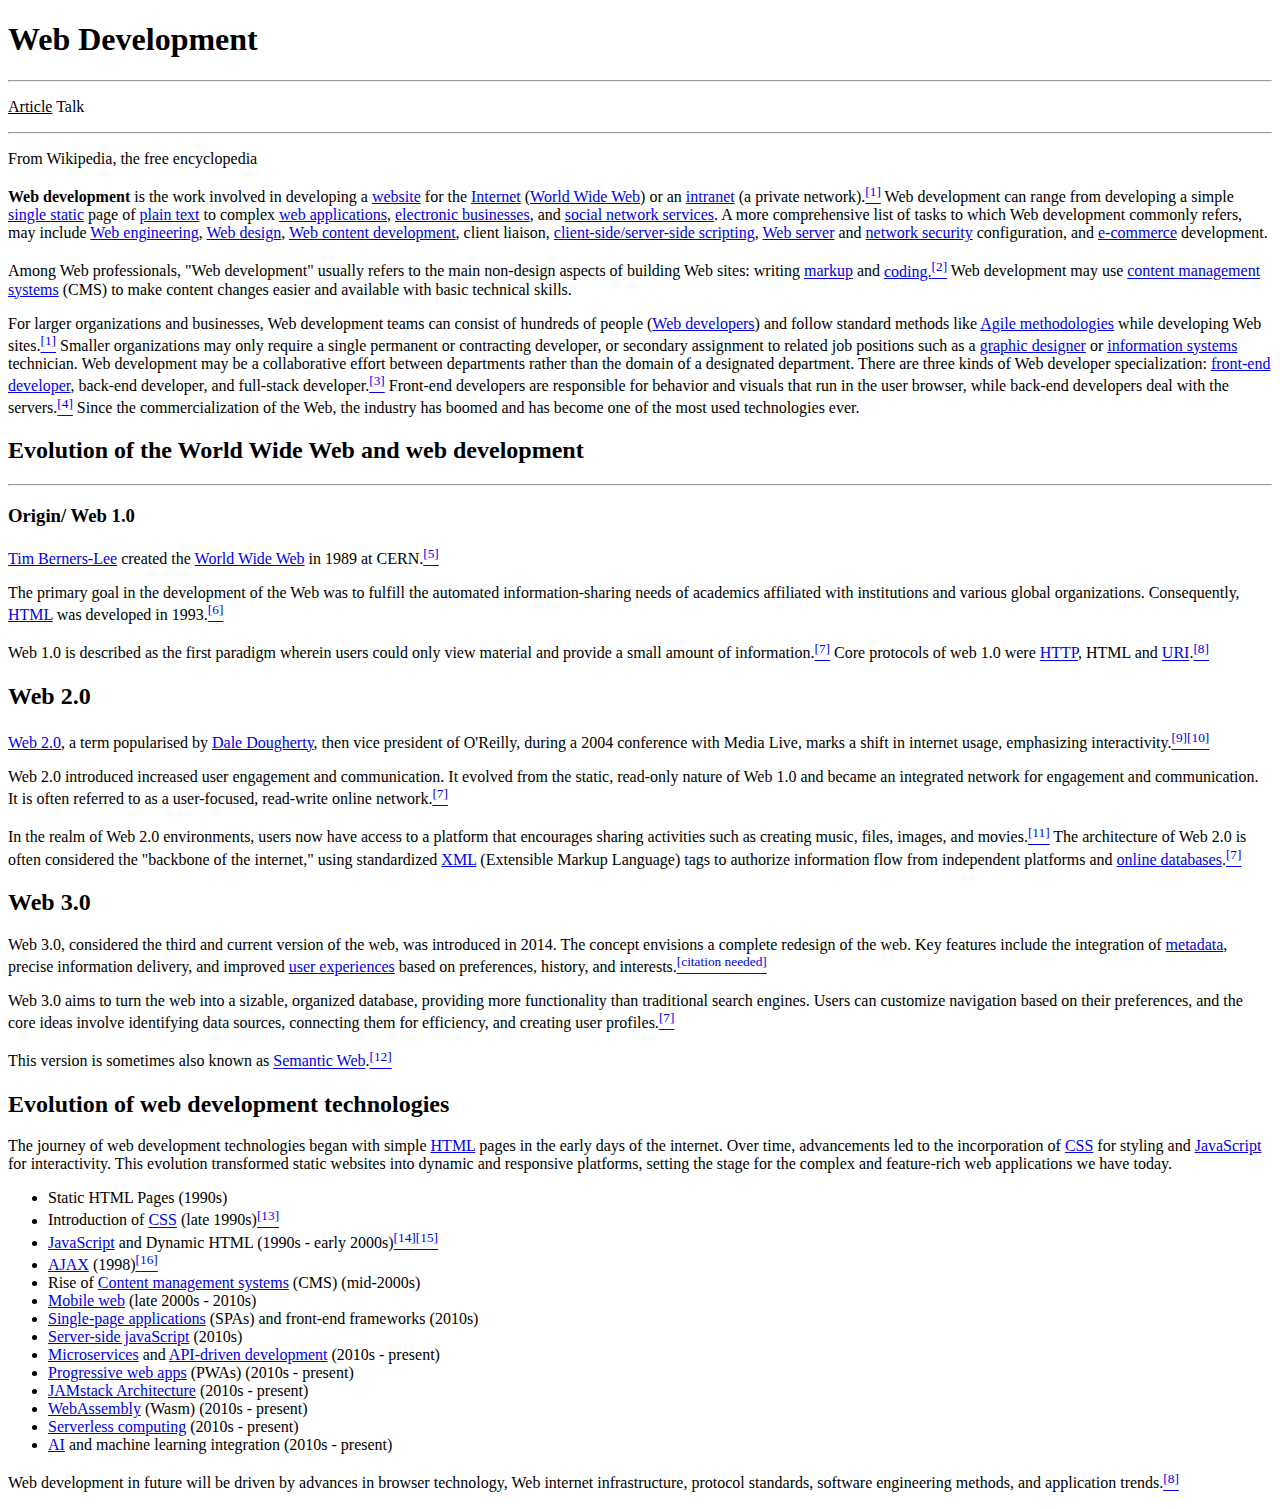
<file: homework-1/Wiki.html>
<!DOCTYPE html>
<html lang="en">

<head>
    <meta charset="UTF-8">
    <meta name="viewport" content="width=device-width, initial-scale=1.0">
    <title>Web Development</title>
</head>

<body>
    <div>
        <h1>Web Development</h1>
        <hr>
        <p><u>Article</u> Talk</p>
        <hr>
    </div>
    <div>
        <div>
            <p>From Wikipedia, the free encyclopedia</p>
            <p>
                <b>Web development</b> is the work involved in developing a <a href="#">website</a> for the <a
                    href="#">Internet</a> (<a href="#">World Wide Web</a>) or an
                <a href="#">intranet</a> (a private network).<a href="#"><sup>[1]</sup></a> Web development can range
                from
                developing a simple <a href="#">single static</a> page of
                <a href="#">plain text</a> to complex <a href="#">web applications</a>, <a href="#">electronic
                    businesses</a>, and <a href="#">social network services</a>. A more
                comprehensive list of tasks to which Web development commonly refers, may include <a href="#">Web
                    engineering</a>, <a href="#">Web
                    design</a>, <a href="#">Web content development</a>, client liaison, <a
                    href="#">client-side/server-side
                    scripting</a>, <a href="#">Web server</a> and <a href="#">network
                    security</a> configuration, and <a href="#">e-commerce</a> development.
            </p>
            <p>
                Among Web professionals, "Web development" usually refers to the main non-design aspects of building Web
                sites: writing <a href="#">markup</a> and <a href="#">coding.<sup>[2]</sup></a> Web development may use
                <a href="#">content management systems</a> (CMS) to make
                content changes easier and available with basic technical skills.
            </p>
            <p>
                For larger organizations and businesses, Web development teams can consist of hundreds of people (<a
                    href="#">Web
                    developers</a>) and follow standard methods like <a href="#">Agile methodologies</a> while
                developing
                Web sites.<a href="#"><sup>[1]</sup></a> Smaller
                organizations may only require a single permanent or contracting developer, or secondary assignment to
                related job positions such as a <a href="#">graphic designer</a> or <a href="#">information systems</a>
                technician. Web development may be a
                collaborative effort between departments rather than the domain of a designated department. There are
                three
                kinds of Web developer specialization: <a href="#">front-end developer</a>, back-end developer, and
                full-stack developer.<a href="#"><sup>[3]</sup></a>
                Front-end developers are responsible for behavior and visuals that run in the user browser, while
                back-end
                developers deal with the servers.<a href="#"><sup>[4]</sup></a> Since the commercialization of the Web,
                the
                industry has boomed and has
                become one of the most used technologies ever.
            </p>
        </div>
        <div>
            <div>
                <h2>Evolution of the World Wide Web and web development</h2>
                <hr>
                <h3>Origin/ Web 1.0</h3>
                <p><a href="#">Tim Berners-Lee</a> created the <a href="#">World Wide Web</a> in 1989 at CERN.<a
                        href="#"><sup>[5]</sup></a></p>
                <p>The primary goal in the development of the Web was to fulfill the automated information-sharing needs
                    of
                    academics affiliated with institutions and various global organizations. Consequently, <a
                        href="#">HTML</a>
                    was developed in
                    1993.<a href="#"><sup>[6]</sup></a></p>
                <p>Web 1.0 is described as the first paradigm wherein users could only view material and provide a small
                    amount
                    of information.<a href="#"><sup>[7]</sup></a> Core protocols of web 1.0 were <a href="#">HTTP</a>,
                    HTML and <a href="#">URI</a>.<a href="#"><sup>[8]</sup></a></p>
            </div>
            <div>
                <h2>Web 2.0</h2>
                <p><a href="#">Web 2.0</a>, a term popularised by <a href="#">Dale Dougherty</a>, then vice president of
                    O'Reilly, during a 2004 conference with Media Live, marks a shift in internet usage, emphasizing
                    interactivity.<a href="#"><sup>[9]</sup></a><a href="#"><sup>[10]</sup></a></p>
                <p>Web 2.0 introduced increased user engagement and communication. It evolved from the static, read-only
                    nature of Web 1.0 and became an integrated network for engagement and communication. It is often
                    referred to as a user-focused, read-write online network.<a href="#"><sup>[7]</sup></a></p>
                <p>In the realm of Web 2.0 environments, users now have access to a platform that encourages sharing
                    activities such as creating music, files, images, and movies.<a href="#"><sup>[11]</sup></a> The
                    architecture of Web 2.0 is often considered the "backbone of the internet," using standardized <a
                        href="#">XML</a> (Extensible Markup Language) tags to authorize information flow from
                    independent platforms and <a href="#">online databases</a>.<a href="#"><sup>[7]</sup></a></p>
            </div>
            <div>
                <h2>Web 3.0</h2>
                <p>Web 3.0, considered the third and current version of the web, was introduced in 2014. The concept
                    envisions a complete redesign of the web. Key features include the integration of <a
                        href="#">metadata</a>, precise information delivery, and improved <a href="#">user
                        experiences</a> based on preferences, history, and interests.<a href="#"><sup>[citation
                            needed]</sup></a></p>
                <p>Web 3.0 aims to turn the web into a sizable, organized database, providing more functionality than
                    traditional search engines. Users can customize navigation based on their preferences, and the core
                    ideas involve identifying data sources, connecting them for efficiency, and creating user
                    profiles.<a href="#"><sup>[7]</sup></a></p>
                <p>This version is sometimes also known as <a href="#">Semantic Web</a>.<a href="#"><sup>[12]</sup></a>
                </p>
            </div>
            <div>
                <h2>Evolution of web development technologies</h2>
                <p>The journey of web development technologies began with simple <a href="#">HTML</a> pages in the early
                    days of the internet. Over time, advancements led to the incorporation of <a href="#">CSS</a> for
                    styling and <a href="#">JavaScript</a> for interactivity. This evolution transformed static websites
                    into dynamic and responsive platforms, setting the stage for the complex and feature-rich web
                    applications we have today.</p>
                <ul>
                    <li>Static HTML Pages (1990s)</li>
                    <li>Introduction of <a href="#">CSS</a> (late 1990s)<a href="#"><sup>[13]</sup></a></li>
                    <li><a href="#">JavaScript</a> and Dynamic HTML (1990s - early 2000s)<a
                            href="#"><sup>[14]</sup></a><a href="#"><sup>[15]</sup></a></li>
                    <li><a href="#">AJAX</a> (1998)<a href="#"><sup>[16]</sup></a></li>
                    <li>Rise of <a href="#">Content management systems</a> (CMS) (mid-2000s)</li>
                    <li><a href="#">Mobile web</a> (late 2000s - 2010s)</li>
                    <li><a href="#">Single-page applications</a> (SPAs) and front-end frameworks (2010s)</li>
                    <li><a href="#">Server-side javaScript</a> (2010s)</li>
                    <li><a href="#">Microservices</a> and <a href="#">API-driven development</a> (2010s - present)</li>
                    <li><a href="#">Progressive web apps</a> (PWAs) (2010s - present)</li>
                    <li><a href="#">JAMstack Architecture</a> (2010s - present)</li>
                    <li><a href="#">WebAssembly</a> (Wasm) (2010s - present)</li>
                    <li><a href="#">Serverless computing</a> (2010s - present)</li>
                    <li><a href="#">AI</a> and machine learning integration (2010s - present)</li>
                </ul>
                <p>Web development in future will be driven by advances in browser technology, Web internet
                    infrastructure, protocol standards, software engineering methods, and application trends.<a
                        href="#"><sup>[8]</sup></a></p>
            </div>
        </div>
    </div>
</body>

</html>
</file>
<file: homework-3/assets/css/style.css>
* {
    margin:0;
    padding:0;
    box-sizing: border-box;
}
@font-face {
    font-family: 'Noto Sans Georgian';
    font-style: normal;
    font-weight: 100 900;
    font-stretch: 100%;
    font-display: swap;
    src: url(../fonts/noroto.woff2) format('woff2');
    unicode-range: U+0589, U+10A0-10FF, U+1C90-1CBA, U+1CBD-1CBF, U+205A, U+2D00-2D2F, U+2E31;
}
body {
    font-family: "Noto Sans Georgian", sans-serif;
    background-color: #F5F5F7;
}

header {
    width: 100%;
    background: #fff;
    box-shadow: 1px 1px 6px #14a99e;
}

.header-inner {
    max-width: 1240px;
    height: 72px;
    margin: 0 auto;
    display: flex;
    justify-content: space-between;
    align-items: center;
}

.logo {
    width: 152px;
    height: 50px;
}
.logo a {
    text-decoration: none;
    font-weight: 700;
    font-size: 24px;
}
.logo a:hover {
    color: #ff0000;
}

.main-nav ul {
    display: flex;
    gap: 20px;
    margin: 0;
    padding: 0;
    list-style: none;
}

.main-nav a {
    text-decoration: none;
    color: #000;
    font-weight: 500;
    font-size: 15px;
    transition: color 0.3s ease-in-out, transform 0.3s ease-in-out;
}
.main-nav a:hover {
    color: #0ea89d;
}

.hero {
    background: url('../img/22.png') no-repeat center center/cover;
    color: #fff;
    display: flex;
    flex-direction: column;
    justify-content: center;
    align-items: center;
    height: 400px;
    text-align: center;
}

.hero h1 {
    font-size: 48px;
    font-weight: 700;
    margin-bottom: 16px;
    background: linear-gradient(
        270deg,
        #C7B8FF,
        #FFB8D8,
        #B8E0FF,
        #D4FFB8,
        #FFE4B8,
        #FFD4B8
    );
    background-size: 1200% 1200%;
    -webkit-background-clip: text;
    -webkit-text-fill-color: transparent;
    animation: gradientAnimation 10s ease infinite;
}
.hero h2 {
    font-size: 20px;
    font-weight: 400;
    background: linear-gradient(
        270deg,
        #C7B8FF,
        #FFB8D8,
        #B8E0FF,
        #D4FFB8,
        #FFE4B8,
        #FFD4B8
    );
    background-size: 1200% 1200%;
    -webkit-background-clip: text;
    -webkit-text-fill-color: transparent;
    animation: gradientAnimation 10s ease infinite;
}

@keyframes gradientAnimation {
    0% { background-position: 0% 50%; }
    50% { background-position: 100% 50%; }
    100% { background-position: 0% 50%; }
}

h3 {
    text-align: center;
    font-weight: 700;
    font-size: 36px;
}

.content {
    max-width: 1240px;
    margin: 50px auto;
}

.articles {
    display: flex;
    gap: 30px;
    flex-wrap: wrap;
    justify-content: space-between;
    margin-top: 50px;
}

article {
    flex: 1 1 360px;
    max-width: 360px;
    background-color: #fff;
    border-radius: 8px;
    overflow: hidden;
    transition: box-shadow 0.3s ease-in-out, transform 0.3s ease-in-out;
}

article:hover {
    box-shadow: 6px 6px 15px rgba(0,0,0,0.18);
    cursor: pointer;
}

.article-image {
    width: 100%;
    height: 240px;
}
.article-image.violett { background-color: #C7B8FF; }
.article-image.pink { background-color: #FFB8D8; }
.article-image.blue { background-color: #B8E0FF; }
.article-image.lightlime { background-color: #D4FFB8; }
.article-image.lightellow { background-color: #FFE4B8; }
.article-image.lightorange { background-color: #FFD4B8; }

.article_content {
    padding: 10px 19px 19px 19px;
    background-color: #fff;
    transition: background-color 0.3s ease;
}
article:hover .article_content {
    background-color: #f9f9f9;
}

time {
    font-size: 13px;
    color: #000;
}
.article-meta {
    display: flex;
    justify-content: space-between;
    align-items: center;
    margin-bottom: 15px;
}
.article-meta .author {
    font-size: 13px;
    color: #000;
}

article h4 {
    font-size: 22px;
    font-weight: 600;
}

.article_content p {
    font-size: 14px;
    margin-top: 10px;
}

footer {
    color: #fff;
}
.footer-top {
    width: 100%;                 
    background-color: #252424;        
    padding: 40px 0;
    height: auto; 
}
.footer-top .container {
    max-width: 1240px;                 
    margin: 0 auto;
    display: flex;
    gap: 20px;                     
    justify-content: space-between; 
    flex-wrap: wrap; 
}
.footer-col {
    flex: 1;
    max-width:300px;   
    min-width: 200px;                     
}
.footer-col h4 {
    margin-bottom: 10px;
    font-size: 20px;
}
.footer-col p {
    margin: 0;
    font-size: 14px;
    color: #a1a1a6;
}
.footer-bottom {
    width: 100%;
    background-color: #020202;
    padding: 15px 0;
}
.footer-bottom .container {
    max-width: 1240px;
    margin: 0 auto;
    text-align: center;             
    font-size: 0.9em;
    color: #aaa;
}
.footer-nav ul {
    display: flex;
    flex-direction: column;
    gap: 5px;
    list-style: none;
}
.footer-nav a {
    text-decoration: none;
    color: #a1a1a6;
    font-weight: 500;
    font-size: 15px;
}
.footer-nav a:hover {
    color: #ffffff;
}

.copyright {
    display: flex;
    justify-content: center;
    align-items: center;
    height: 40px;
}

.copyright p {
  position: relative;
  display: inline-block;
}

.copyright p::after {
    content: " · Copyright :) Make it so cool! By Pavle Pritula ·";
    position: absolute;
    left: 50%;
    top: 100%;
    transform: translateX(-50%) translateY(10px);
    white-space: nowrap;
    opacity: 0;
    pointer-events: none;
    color: #7df9ff;
    font-size: 0.8rem;
    letter-spacing: 2px;
    transition: opacity 0.3s ease, transform 0.3s ease;
}

.copyright:hover p::after {
    opacity: 1;
    transform: translateX(-50%) translateY(0);
}

@media (max-width: 768px) {
    .header-inner {
        flex-direction: column;
        height: auto;
        padding: 10px 0;
        gap: 10px;
        align-items: center;
    }

    .logo {
        margin-bottom: 10px;
    }

    .main-nav ul {
        flex-direction: row;
        gap: 7px;
        align-items: center;
    }

    .main-nav a {
        display: block;
        font-size: 14px;
    }

    .hero {
        text-align: center;
        height: auto;
        padding: 40px 20px;
    }
    .hero h1 {
        font-size: 36px;
    }
    .hero h2 {
        font-size: 18px;
    }

    h3 {
        font-size: 28px;
    }

    .articles {
        justify-content: center;
        gap: 20px;
    }

    article {
        max-width: 90%;
    }

    .footer-top .container,
    .footer-bottom .container {
        width: 90%;
        flex-direction: column;
        gap: 20px;
    }
}
</file>
